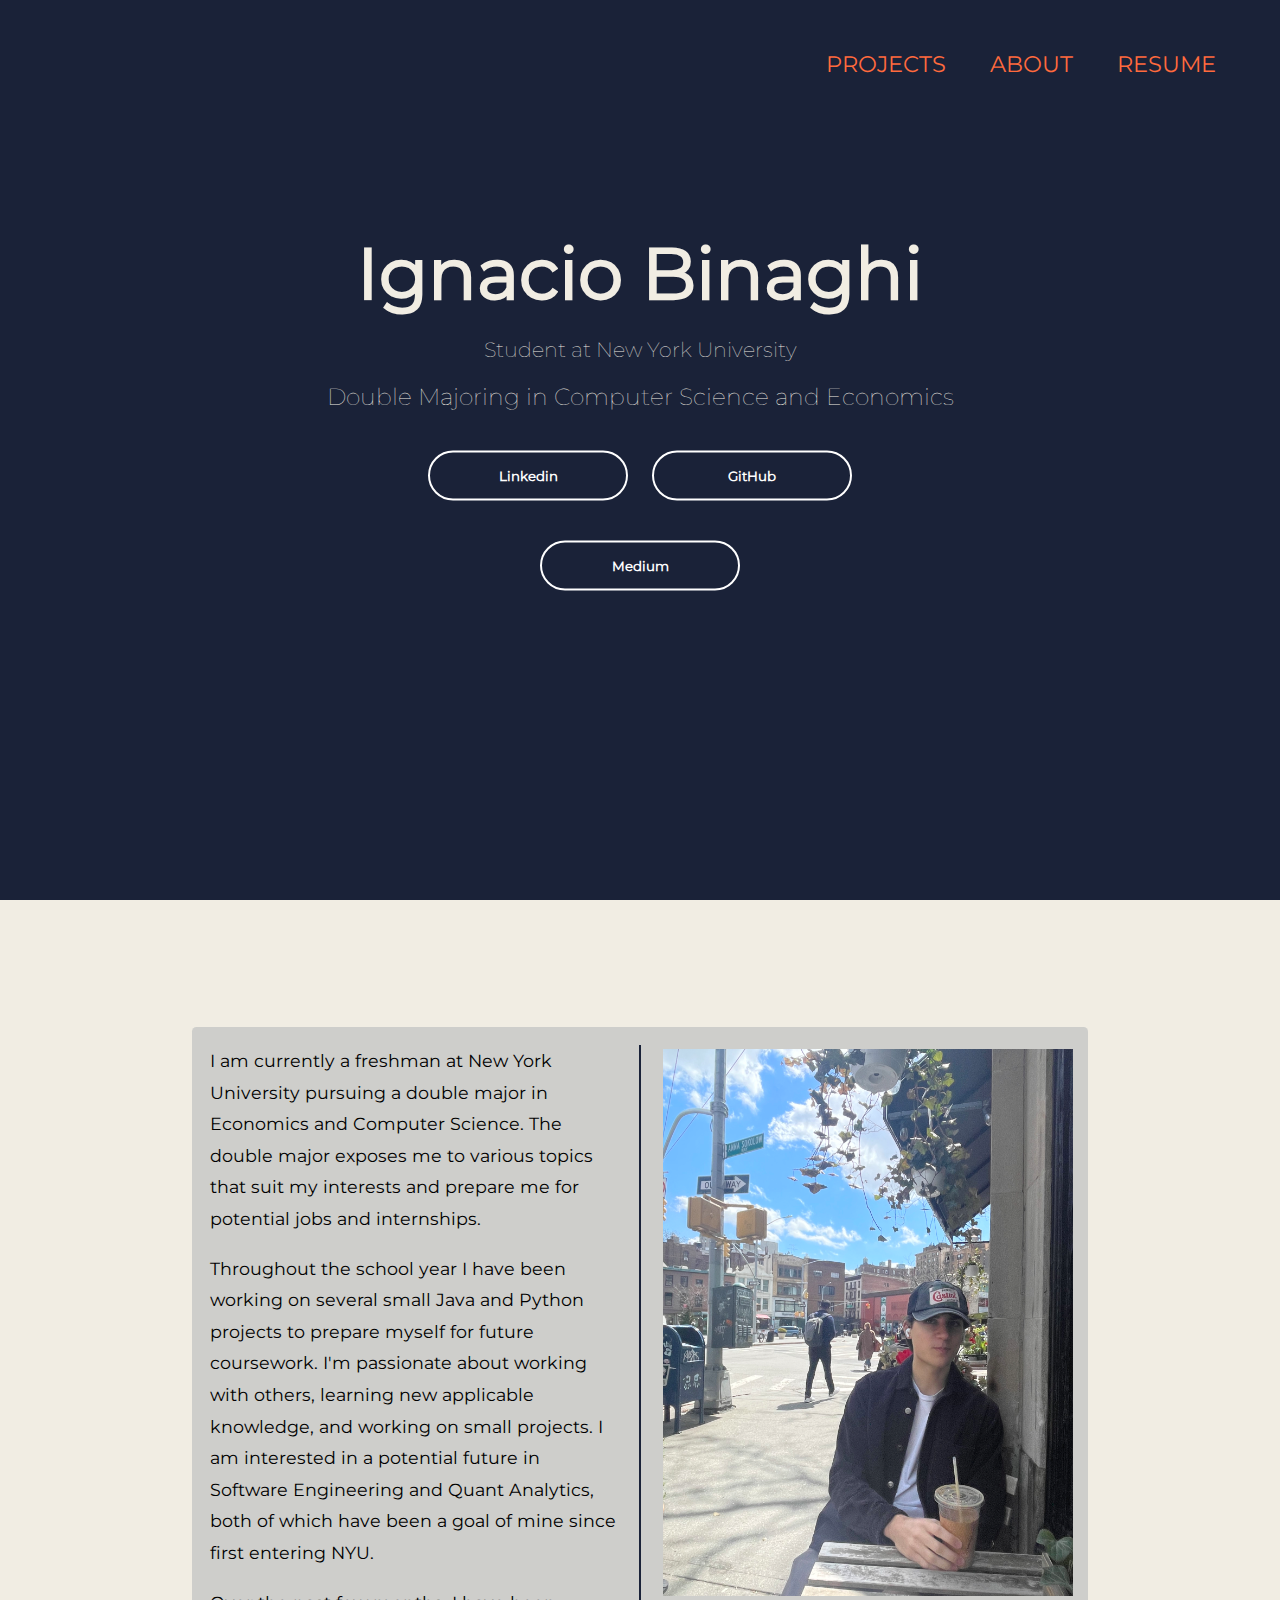
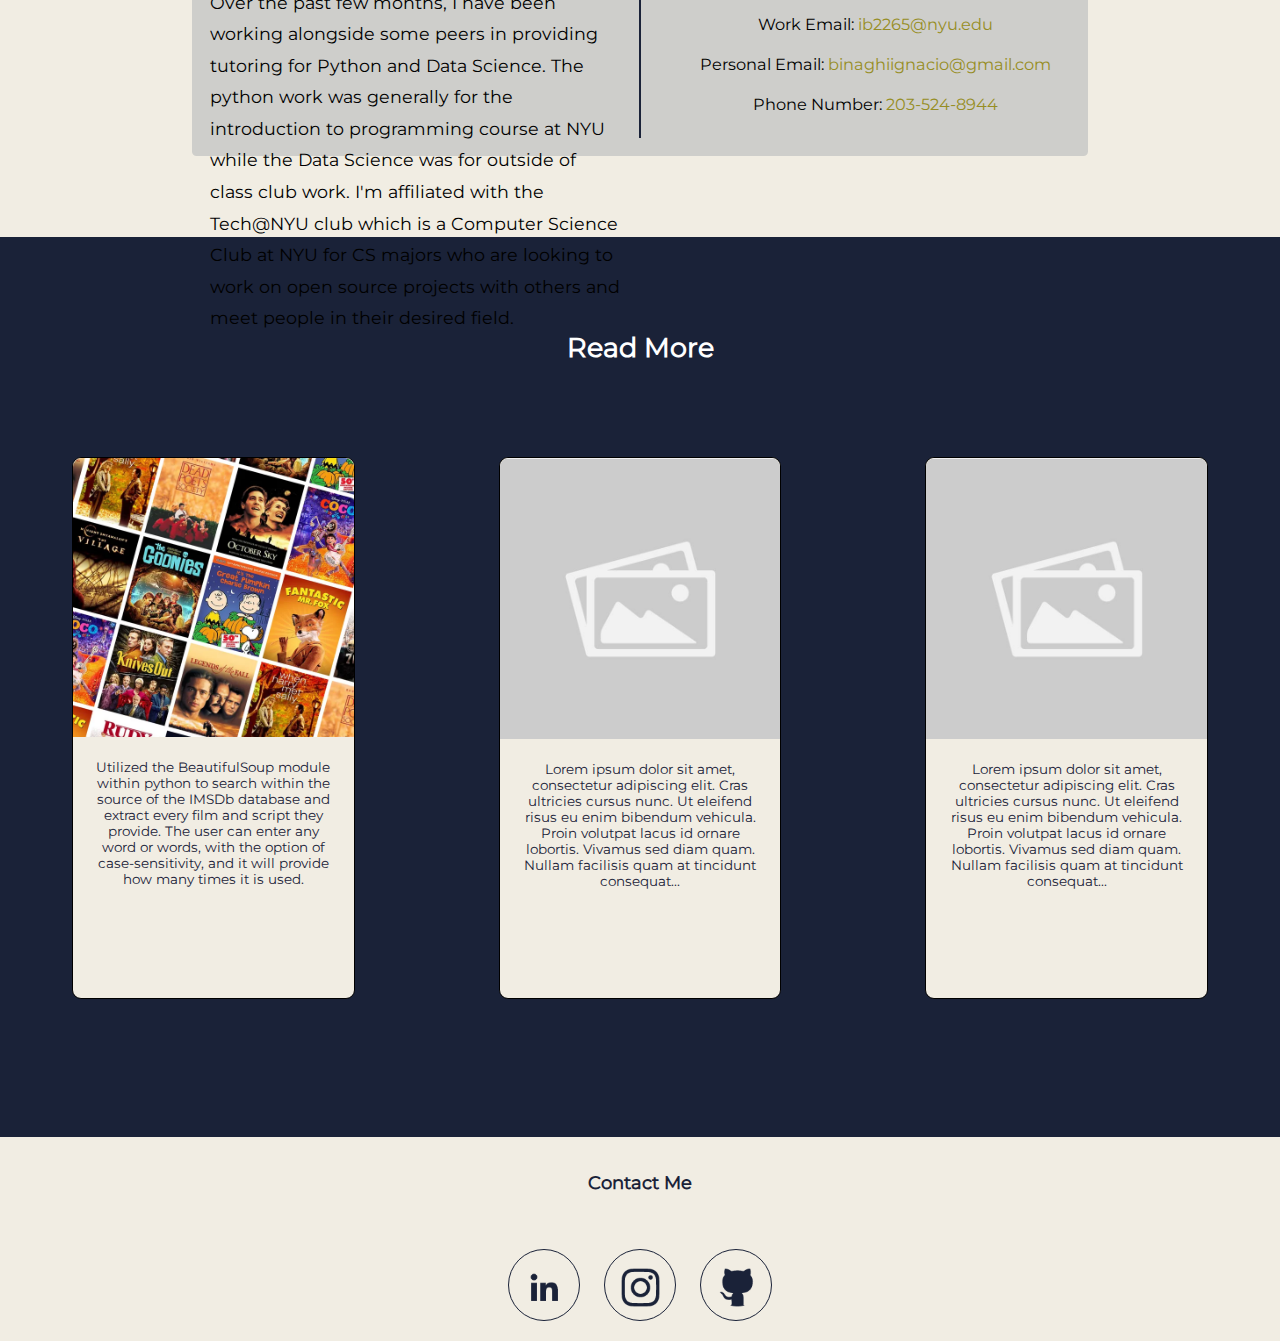
<file: index.html>
<!DOCTYPE html>
<html lang="en" dir="ltr">
  <head>
    <link rel="stylesheet" media="only screen and (max-width: 480px)" href="css/style_mobile.css">

    <link rel="stylesheet" media="only screen and (min-width: 481px)" href="css/style_tablet.css">

    <link rel="stylesheet" media="only screen and (min-width: 961px)" href="css/style.css">
    <link rel="stylesheet" media="only screen and (min-width: 961px)" href="css/about.css">
    <link rel="stylesheet" media="only screen and (min-width: 961px)"href="css/projects.css">
    <meta content="width=device-width, initial-scale=1" name="viewport" />
    <meta charset="utf-8">
    <title>Personal Portfolio - Ignacio Binaghi</title>
  </head>
  <body>
    <div class="banner">
      <div class="navbar">
        <div class="logo"></div>
        <ul>
          <li><a href="#projects_1">Projects</a></li>
          <li><a href="#mhm">About</a></li>
          <li><a href="resume.html">Resume</a></li>
          <li><a href=""></a></li>
        </ul>
      </div>
      <div class="content">
        <h1>Ignacio Binaghi</h1>
        <p>Student at New York University</p>
        <p style="font-size: 2.6vh;">Double Majoring in Computer Science and Economics</p>
        <div>
          <a href="https://www.linkedin.com/in/ignacio-binaghi-a08073229" target="_blank"><button type="button">
            <span></span>Linkedin</button></a>
          <a href="https://github.com/IgnacioBinaghi" target="_blank"><button type="button"><span></span>GitHub</button></a>
          <a href="https://medium.com/@binaghiignacio" target="_blank"><button type="button"><span></span>Medium</button></a>
        </div>
      </div>
    </div>
    <div id="mhm"></div>
    <div id="about">
      <div class="content1">
        <div class="about2">
          <div class="description">
            <p>I am currently a freshman at New York University pursuing a double major in Economics and Computer Science.
              The double major exposes me to various topics that suit my interests and prepare me for potential jobs and internships.</p>
          </div>
          <div class="interests">
            <p>Throughout the school year I have been working on several small Java and Python projects to prepare myself for
               future coursework. I'm passionate about working with others, learning new applicable knowledge, and working on small projects.
               I am interested in a potential future in Software Engineering and Quant Analytics, both of which have been a goal of mine since first entering NYU.</p>
          </div>
          <div class="experience">
            <p>Over the past few months, I have been working alongside some peers in providing tutoring for Python and Data Science. The python work was generally for
              the introduction to programming course at NYU while the Data Science was for outside of class club work. I'm affiliated with the Tech@NYU club which
            is a Computer Science Club at NYU for CS majors who are looking to work on open source projects with others and meet people in their desired field.
            </p>
          </div>
        </div>
        <div class="line">
        </div>
        <div class="pfp_info">
          <div class="pfp">
            <img style="width: auto; height: 100%; align-items: center;" src="images/profile.jpg">
          </div>
          <div class="info">
            <div class="mail">
              Work Email: <a href="https://mail.google.com/mail/u/0/?fs=1&tf=cm&source=mailto&to=ib2265@nyu.edu" target="_blank">ib2265@nyu.edu</a>
              <br><br>
            </div>
            <div class="mail">
              Personal Email: <a href="https://mail.google.com/mail/u/0/?fs=1&tf=cm&source=mailto&to=binaghiignacio@gmail.com" target="_blank">binaghiignacio@gmail.com</a>
              <br><br>
            </div>
            <div class="mail">
              Phone Number: <a href="tel:2035248944" onclick="ga('send', 'event', { eventCategory: 'Contact', eventAction: 'Call', eventLabel: 'Mobile Button'});">203-524-8944</a>
            </div>
          </div>
        </div>
      </div>
    </div>
    <div id="projects_1">
      <div class="more">
        <a href="https://github.com/IgnacioBinaghi" target="_blank"><button type="button">
          <span></span>Read More</button></a>
      </div>
      <div class="projects_2">
        <div class="project_">
          <div class="image_project">
            <img src="images/movies.jpg" width="100%">
          </div>
          <div class="description1">
            <p><a href="https://github.com/IgnacioBinaghi/movie_quote" target="_blank">Utilized the BeautifulSoup module within python to search within the source of the IMSDb database and extract every film and script they provide. The user can enter any word or words, with the option of case-sensitivity, and it will provide how many times it is used.</a></p>
          </div>
        </div>
        <div class="project_">
          <div class="image_project">
            <img src="images/placeholder.jpg" width="100%">
          </div>
          <div class="description1">
            <p>Lorem ipsum dolor sit amet, consectetur adipiscing elit. Cras ultricies cursus nunc. Ut eleifend risus eu enim bibendum vehicula. Proin volutpat lacus id ornare lobortis. Vivamus sed diam quam. Nullam facilisis quam at tincidunt consequat...</p>
          </div>
        </div>
        <div class="project_">
          <div class="image_project">
            <img src="images/placeholder.jpg" width="100%">
          </div>
          <div class="description1">
            <p>Lorem ipsum dolor sit amet, consectetur adipiscing elit. Cras ultricies cursus nunc. Ut eleifend risus eu enim bibendum vehicula. Proin volutpat lacus id ornare lobortis. Vivamus sed diam quam. Nullam facilisis quam at tincidunt consequat...</p>
          </div>
        </div>
        </div>
      </div>
    </div>
    <footer>
      <div class="Contact_Me">
        <button type="button" name="button"><a href="https://mail.google.com/mail/u/0/?fs=1&tf=cm&source=mailto&to=binaghiignacio@gmail.com" target="_blank">Contact Me</a></button>
      </div>
      <div class="Social_Media">
        <a href="https://www.linkedin.com/in/ignacio-binaghi-a08073229" target="_blank"><button class="linked">
            <img class="init_img" src="icons/dark/linkedin.png" style="margin-top: -9px;" width="90%"/>
            <img class="hover_img" src="icons/light/linkedin.png" style="margin-top: -9px;" width="90%"/>
        </button></a>
        <a href="https://www.instagram.com/ignacio_binaghi/" target="_blank"><button class="insta">
            <img class="init_img" src="icons/dark/instagram.png" style="margin-top: -9px;" width="90%"/>
            <img class="hover_img" src="icons/light/instagram.png" style="margin-top: -9px;" width="90%"/>
        </button></a>
        <a href="https://github.com/IgnacioBinaghi" target="_blank"><button class="git">
            <img class="init_img" src="icons/dark/github.png" style="margin-top: -9px;" width="90%"/>
            <img class="hover_img" src="icons/light/github.png" style="margin-top: -9px;" width="90%"/>
        </button></a>
      </div>
    </footer>
  </body>
</html>
</file>
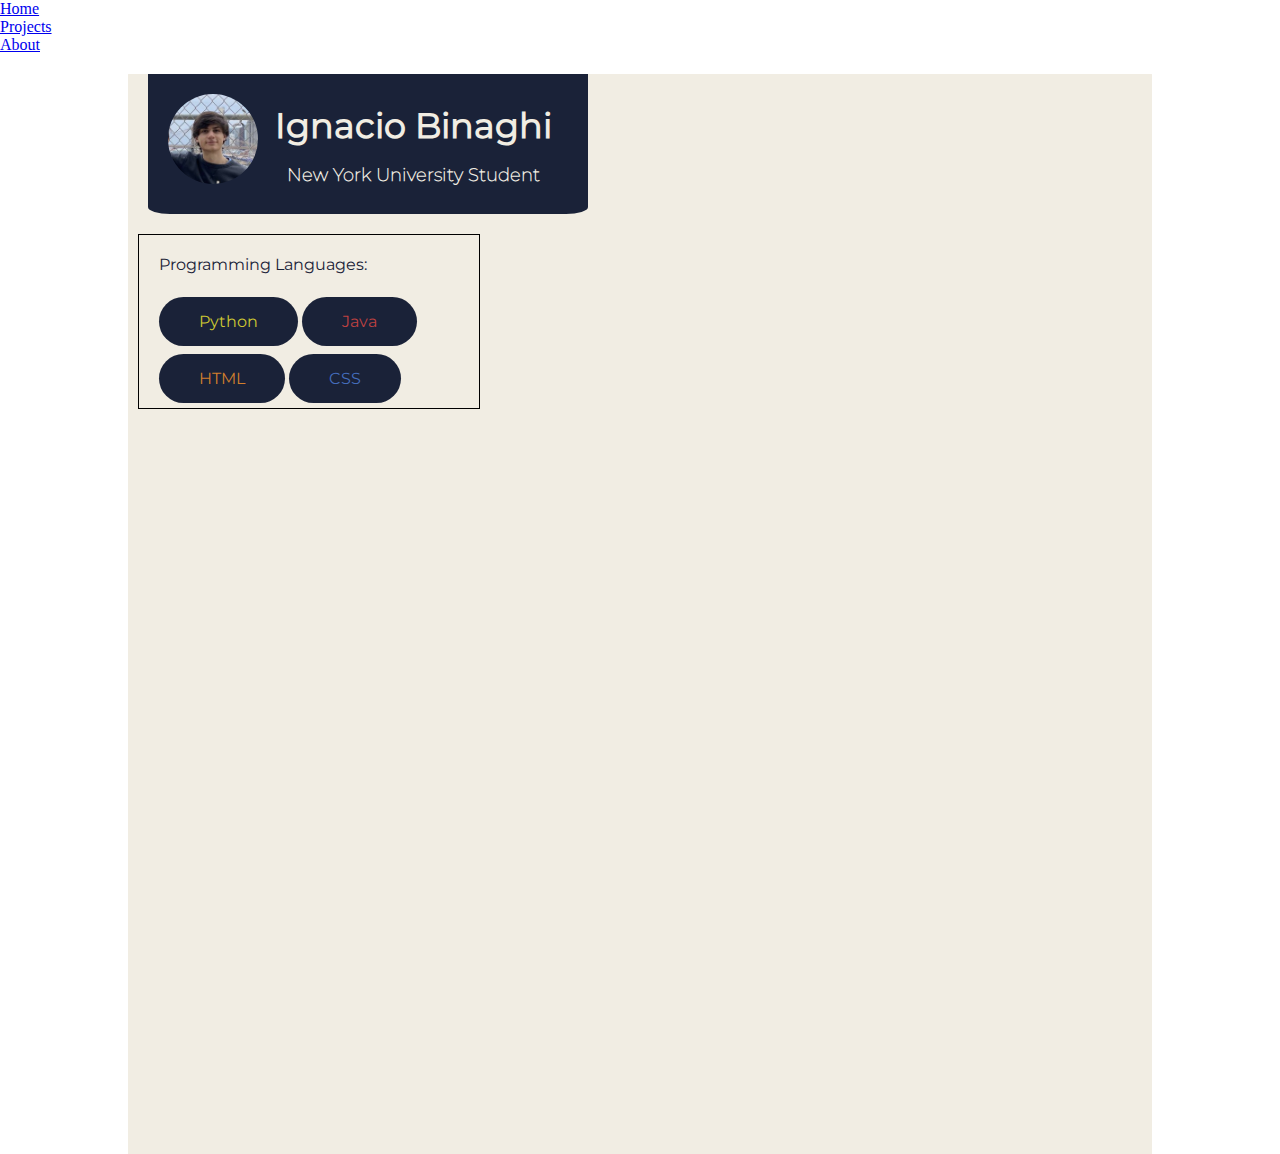
<file: about.html>
<!DOCTYPE html>
<html lang="en" dir="ltr">
  <head>
    <meta charset="utf-8">
    <title>Personal Portfolio - Ignacio Binaghi</title>
    <link rel="stylesheet" href="about-style2.css">
  </head>
  <body>
      <div class="banner">
        <div class="navbar">
          <div class="logo">
          </div>
          <ul>
            <li><a href="index.html">Home</a></li>
            <li><a href="projects.html">Projects</a></li>
            <li><a href="about.html">About</a></li>
          </ul>
        </div>
        <div id="wrap">
          <div id="profile">
            <div id="pfp">
              <img src="images/pfp.jpg" class="profile">
            </div>
            <div id="profile_text">
              <p class = "p1">Ignacio Binaghi</p>
              <b>New York University Student</b>
            </div>
          </div>
          <div id="languages">
            <p>Programming Languages:</p>
            <br><br>
            <a href="https://www.python.org/" class="button python" target="_blank">Python</a>
            <a href="https://www.oracle.com/java/technologies/" class="button java" target="_blank">Java</a>
            <br><br><br>
            <a href="" class="button html">HTML</a>
            <a href="" class="button css">CSS</a>
          </div>
      </div>
      </div>
  </body>
</html>
</file>
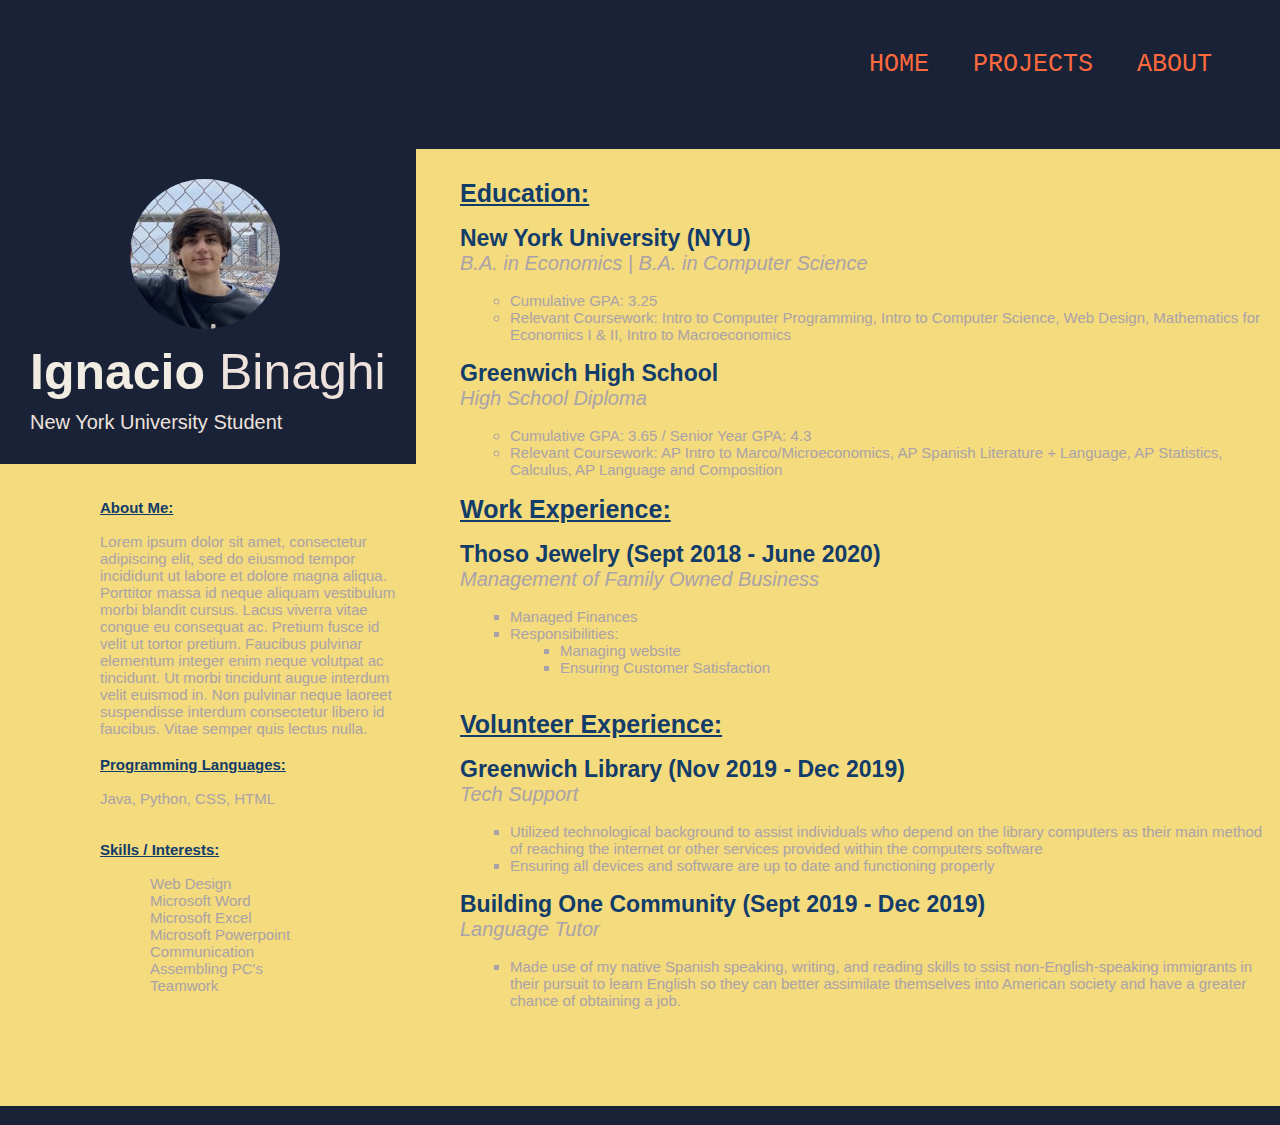
<file: about2.html>
<!DOCTYPE html>
<html lang="en" dir="ltr">
  <head>
    <meta charset="utf-8">
    <title>Personal Portfolio - Ignacio Binaghi</title>
    <link rel="stylesheet" href="about-style.css">
  </head>
  <body>
      <div class="banner">
        <div class="navbar">
          <div class="logo">
          </div>
          <ul>
            <li><a href="index.html">Home</a></li>
            <li><a href="projects.html">Projects</a></li>
            <li><a href="about.html">About</a></li>
          </ul>
        </div>
        <div class="main">
          <div class="top-section">
              <img src="images/pfp.jpg" class="profile">
              <p class = "p1">Ignacio <span>Binaghi</span></p>
              <p class = "p2"> New York University Student </p>
          </div>
          <div class="about">
            <b><u> About Me: </u></b>
            <br><br>
            <div class="description">
              <p>Lorem ipsum dolor sit amet, consectetur adipiscing elit, sed do eiusmod tempor incididunt ut labore et dolore magna aliqua. Porttitor massa id neque aliquam vestibulum morbi blandit cursus. Lacus viverra vitae congue eu consequat ac. Pretium fusce id velit ut tortor pretium. Faucibus pulvinar elementum integer enim neque volutpat ac tincidunt. Ut morbi tincidunt augue interdum velit euismod in. Non pulvinar neque laoreet suspendisse interdum consectetur libero id faucibus. Vitae semper quis lectus nulla.
              </p>
            </div>
          </div>
          <div class="exp">
          <div class = "p3">
            <u> Education:</u>
            <ul>
              <br>
              <div class="title">
                <li>New York University (NYU)</li>
              </div>
              <em><p>B.A. in Economics | B.A. in Computer Science</p></em>
              <br>
              <div class="description">
                <ul>
                <li>Cumulative GPA: 3.25</li>
                <li>Relevant Coursework: Intro to Computer Programming, Intro to Computer Science, Web Design, Mathematics for Economics I & II, Intro to Macroeconomics</li>
              </ul>
              </div>
              <br>
              <div class="title">
                <li>Greenwich High School</li>
              </div>
              <em><p>High School Diploma</p></em>
              <br>
              <div class="description">
                <ul>
                <li>Cumulative GPA: 3.65 / Senior Year GPA: 4.3</li>
                <li>Relevant Coursework: AP Intro to Marco/Microeconomics, AP Spanish Literature + Language, AP Statistics,
Calculus, AP Language and Composition</li>
              </ul>
              </div>
              <br>

            <u> Work Experience:</u>
            <ul>
              <br>
              <div class="title">
                <li>Thoso Jewelry (Sept 2018 - June 2020)</li>
              </div>
              <em><p>Management of Family Owned Business</p></em>
              <br>
              <div class="description">
                <ul>
                <li>Managed Finances</li>
                <li>Responsibilities:
                  <ul>
                  <li>Managing website</li>
                  <li>Ensuring Customer Satisfaction</li>
                  </ul>
              </li>
              </ul>
              </div>
              <br><br>
              <u> Volunteer Experience:</u>
              <br><br>
              <div class="title">
                <li>Greenwich Library (Nov 2019 - Dec 2019)</li>
              </div>
              <em><p>Tech Support</p></em>
              <br>
              <div class="description">
                <ul>
                <li>Utilized technological background to assist individuals who depend on the
                   library computers as their main method of reaching the internet or other
                  services provided within the computers software</li>
                <li>Ensuring all devices and software are up to date and functioning properly</li>
              </ul>
              </div>
              <br>
              <div class="title">
                <li>Building One Community (Sept 2019 - Dec 2019)</li>
              </div>
              <em><p>Language Tutor</p></em>
              <br>
              <div class="description">
                <ul>
                <li>Made use of my native Spanish speaking, writing, and reading skills to ssist non-English-speaking immigrants
in their pursuit to learn English so they can better assimilate themselves into American society and have a
greater chance of obtaining a job.</li>
              </ul>
              </div>
              <br>
            </ul>
          </div>
        </div>
        <div class='others'>
          <div class="p4">
            <b><u>Programming Languages: </u></b>
            <br><br>
            <div class="description">
              <p>Java, Python, CSS, HTML</p>
            </div>
            <br><br>
            <b><u>Skills / Interests: </u></b>
            <br><br>
            <div class="description">
            <ul>
              <li>Web Design</li>
              <li>Microsoft Word</li>
              <li>Microsoft Excel</li>
              <li>Microsoft Powerpoint</li>
              <li>Communication</li>
              <li>Assembling PC's</li>
              <li>Teamwork</li>
            </ul>
          </div>
          </div>
        </div>
      </div>
  </body>
</html>
</file>
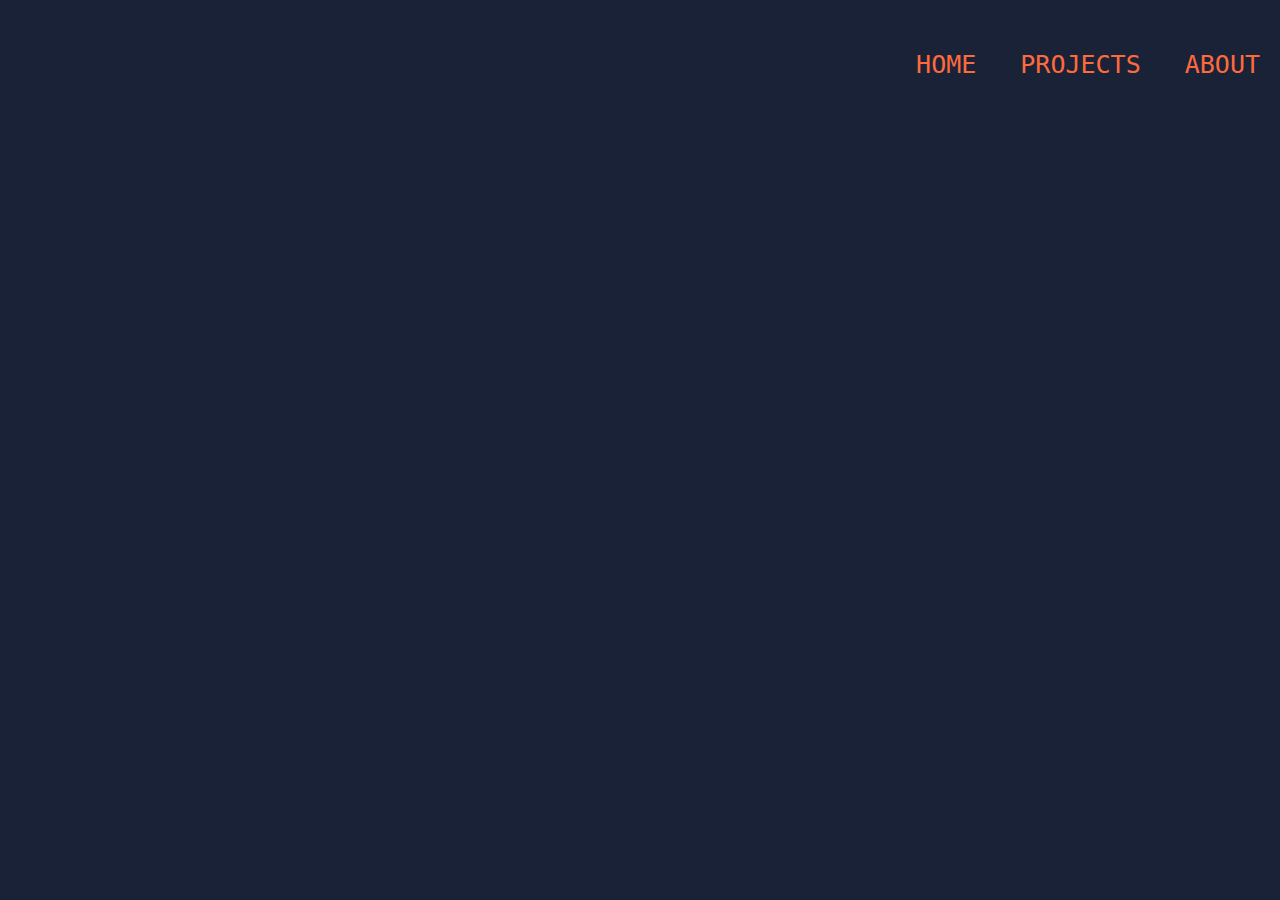
<file: projects.html>
<!DOCTYPE html>
<html lang="en" dir="ltr">
  <head>
    <meta charset="utf-8">
    <title>Personal Portfolio - Ignacio Binaghi</title>
    <link rel="stylesheet" href="style.css">
  </head>
  <body>
    <div class="banner">
      <div class="navbar">
        <div class="logo">
        </div>
        <ul>
          <li><a href="index.html">Home</a></li>
          <li><a href="projects.html">Projects</a></li>
          <li><a href="about.html">About</a></li>
        </ul>
      </div>
</html>
</file>
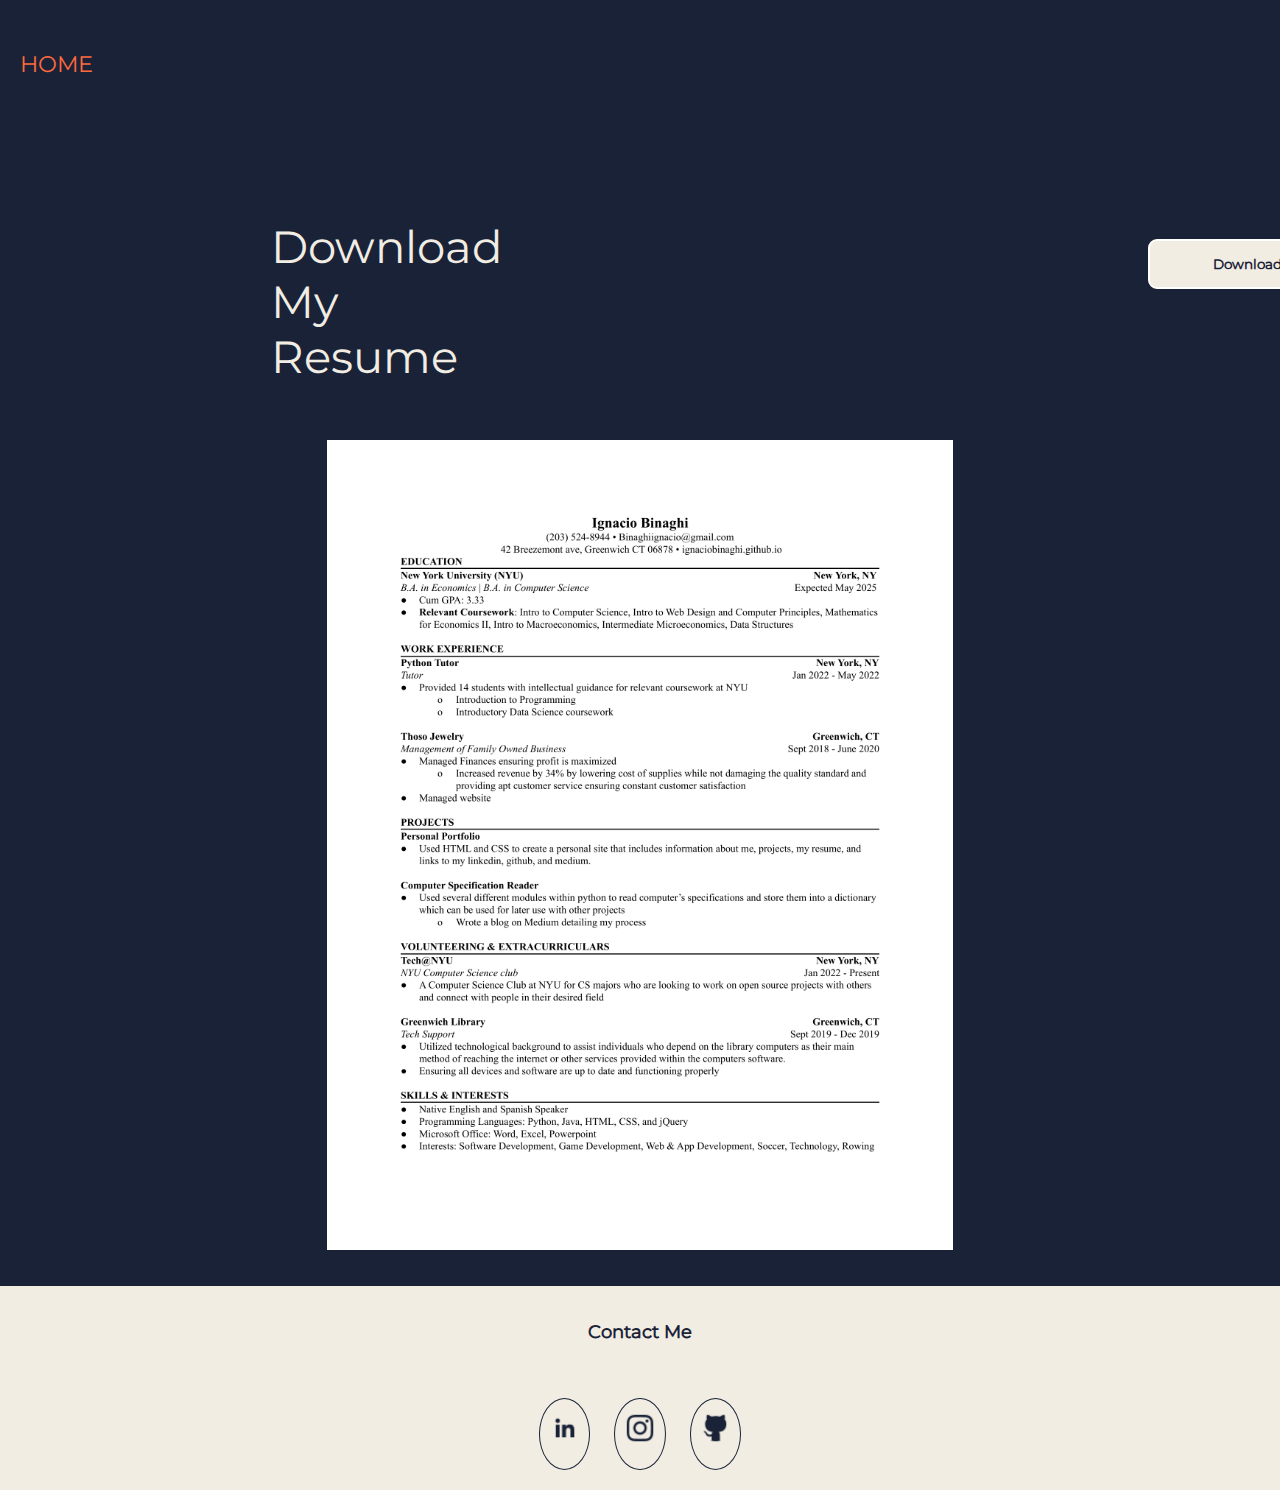
<file: resume.html>
<!DOCTYPE html>
<html lang="en" dir="ltr">
  <head>
    <link rel="stylesheet" media="only screen and (max-width: 480px)" href="css/resume_mobile.css">

    <link rel="stylesheet" media="only screen and (min-width: 481px)" href="css/resume_tablet.css">

        <link rel="stylesheet" media="only screen and (min-width: 961px)" href="css/style.css">
    <link rel="stylesheet" media="only screen and (min-width: 961px)" href="css/resume.css">
    <meta content="width=device-width, initial-scale=1" name="viewport" />
    <meta charset="utf-8">
    <title>Resume</title>
  </head>
  <body>
    <div class="navbar">
      <ul>
        <li><a href="index.html">Home</a></li>
        <li><a href=""></a></li>
      </ul>
    </div>
    <div class="top_bar">
      <div class="download_question">
        <p>Download My</p>
        <p>Resume</p>
        <br>
      </div>
      <div class="download_button">
        <a href="files/Ignacio_Binaghi_Resume.pdf" download="Ignacio_Binaghi_Resume.pdf" target="_blank"><button>Download</button></a>
      </div>
    </div>
    <div class="resume_img">
      <img src="files/resume.png">
      <br><br>
    </div>
    <footer>
      <div class="Contact_Me">
        <button type="button" name="button"><a href="https://mail.google.com/mail/u/0/?fs=1&tf=cm&source=mailto&to=ib2265@nyu.edu" target="_blank">Contact Me</a></button>
      </div>
      <div class="Social_Media">
        <a href="https://www.linkedin.com/in/ignacio-binaghi-a08073229" target="_blank"><button class="linked">
            <img class="init_img" src="icons/dark/linkedin.png" style="margin-top: -9px;" width="90%"/>
            <img class="hover_img" src="icons/light/linkedin.png" style="margin-top: -9px;" width="90%"/>
        </button></a>
        <a href="https://www.instagram.com/ignacio_binaghi/" target="_blank"><button class="insta">
            <img class="init_img" src="icons/dark/instagram.png" style="margin-top: -9px;" width="90%"/>
            <img class="hover_img" src="icons/light/instagram.png" style="margin-top: -9px;" width="90%"/>
        </button></a>
        <a href="https://github.com/IgnacioBinaghi" target="_blank"><button class="git">
            <img class="init_img" src="icons/dark/github.png" style="margin-top: -9px;" width="90%"/>
            <img class="hover_img" src="icons/light/github.png" style="margin-top: -9px;" width="90%"/>
        </button></a>
      </div>
    </footer>
  </body>
</html>
</file>
<file: css/style_mobile.css>
@font-face {
  font-family: fav;
  src: url(fonts/Montserrat-Regular.ttf);
}
@font-face {
  font-family: favthin;
  src: url(fonts/Montserrat-Thin.ttf);
}
html{
  scroll-behavior: smooth;
}
*{
  margin: 0;
  padding: 0;
}
.banner{
  width: 100%;
  height: 100vh;
  background-color: #1A2238;
  background-size: cover;
  background-position: center;
}
.navbar{
  width: 100%;
  margin: auto;
  padding: 50px 0;
  display: flex;
  align-items: center;
  justify-content: space-between;
  background-color: #1A2238;
  transition: all 200 ease-in-out;
}
.logo{
  width: auto;
  font-size: 25vh;
  cursor: pointer;
  color: #123C69;
}
.navbar ul li{
  list-style: none;
  display: inline-block;
  margin: 0 20px;
  font-size: 2vh;
  font-family: fav;
  position: relative;
}
.navbar ul li a{
  text-decoration: none;
  color: #FF6A3D;
  text-transform: uppercase;
  transition: 1s;
}
.navbar ul li a:hover{
  text-decoration: none;
  color: #F4DB7D;
  text-transform: uppercase;
}
.navbar ul li::after{
  content: '';
  height: 1px;
  width: 0;
  background: #FF6A3D;
  position: absolute;
  left: 0;
  bottom: 0px;
  transition: .75s;
}
.navbar ul li:hover::after{
  width: 100%;
  background: #F4DB7D;
}
.content{
  position: absolute;
  top: 55%;
  transform: translateY(-75%);
  text-align: center;
  color: #F1EDE3;
}
.content h1{
  font-size: 5vh;
  margin-top: 80px;
  font-family: fav;
}
.content p{
  margin: 20px auto;
  font-size: 2.3vh;
  font-weight: 25px;
  font-family: favthin;
}
button{
  font-family: fav;
  width: 150px;
  padding: 15px 0;
  text-align: center;
  margin: 20px 10px;
  border-radius: 25px;
  font-weight: bold;
  border: 2px solid white;
  background: transparent;
  color: white;
  cursor: pointer;
  position: relative;
  overflow: hidden;
  transition: 0.75s;
}
span{
  background: #9DAAF2;
  height: 100%;
  width: 0;
  border-radius: 25px;
  position: absolute;
  left: 0;
  bottom: 0;
  z-index: -1;
  transition: 0.75s;
}
button:hover span{
  width: 100%;
}
button:hover{
  color: black;
}
footer{
  background-color: #F1EDE3;
  height: 100%;
  text-align: center;
}
.Contact_Me button{
  border: 0px;
  color: #1A2238;
  font-size: 2vh;
}
.Contact_Me a{
  text-decoration: none;
  color: #1A2238;
}
.Social_Media button{
  border-radius: 50%;
  border: solid 1px #1A2238;
  width: 5vh;
  height: 5vh;
}
.hover_img {display: none;}
.linked:hover .hover_img {display: inline-block;}
.linked:hover .init_img {display: none;}
.insta:hover .hover_img {display: inline-block;}
.insta:hover .init_img {display: none;}
.git:hover .hover_img {display: inline-block;}
.git:hover .init_img {display: none;}
.linked:hover{background-color: #1A2238;}
.insta:hover{background-color: #1A2238;}
.git:hover{background-color: #1A2238;}

#about{
  background-color: #F1EDE3;
  height: 90vh;
}
#mhm{
  height: 6vh;
  background-color: #F1EDE3;
}
.content1{
  height: 90%;
  width: 90%;
  margin-left: 2.5vh;
  background-color: rgba(72, 87, 111, 0.2);
  border-radius: .5vh;
  display: flex;
}
.about2{
  width: 50%;
  font-family: fav;
}
.about2 p{
  color: black;
  font-size: 1.1vh;
  margin: 5%;
  line-height: 180%;
}
.pfp_info{
  width: 20%;
  font-family: fav;
}
.pfp{
  height: 30%;
  padding: 0;
  margin-top: 5%;
  margin-left: 10%;
}
.pfp img{
  display: block;
  margin-left: auto;
  margin-right: auto;
  width: 10vh;
  margin-top: 20vh;
}
.info{
  width: 20vh;
  text-align: center;
  height: 15vh;
  font-size: 1.2vh;
  margin-left: 5%;
  margin-top: 2vh;
}
.info a:link{
  color: #968D23;
  text-decoration: none;
}
.info a:visited{
  color: #968D23;
  text-decoration: none;
}
.info a:hover{
  color: black;
}
.mail{
  text-align: center;
}
.line{
  border: solid .5px #1A2238;
  margin-top: 2vh;
  margin-bottom: 2vh;
}
#projects_1{
  width: 100%;
  background-color: #1A2238;
  height: 100vh;
}
.more{
  display: flex;
  justify-content: center;
}
.description1{
  text-align: center;
}
.more button{
  border: none;
  width: 30vh;
  height: 20vh;
  font-size: 3vh;
}
.description1 a{
  text-decoration: none;
  color: #1A2238;
}
.description1 a:hover{
  color: #1A2238;
  font-size: 1.6vh;
}

.more button:hover{
  font-size: 5vh;
  color: #1A2238;
  -webkit-text-stroke-width: .001px;
  -webkit-text-stroke-color: #F1EDE3;
}
.projects_2{
  display: flex;
  justify-content: center;
}
.project_{
    background-color: #F1EDE3;
    border-radius: 1vh;
    border: solid 1px black;
    height: 60vh;
    width: 15vh;
    margin: 1vh;
    margin-top: 0;
    align-items: center;
}
.project_ img{
  border-top-left-radius: 1vh;
  border-top-right-radius: 1vh;
}
.project_ p{
  font-size: 1.5vh;
  font-family: fav;
  margin: 1vh;
  color: #1A2238;
}
.project_ button{
  margin-left: 5vh;
  color: #1A2238;
  border: none;
}
</file>
<file: css/style_tablet.css>
@font-face {
  font-family: fav;
  src: url(fonts/Montserrat-Regular.ttf);
}
@font-face {
  font-family: favthin;
  src: url(fonts/Montserrat-Thin.ttf);
}
html{
  scroll-behavior: smooth;
}
*{
  margin: 0;
  padding: 0;
}
.banner{
  width: 100%;
  height: 100vh;
  background-color: #1A2238;
  background-size: cover;
  background-position: center;
}
.navbar{
  width: 100%;
  margin: auto;
  padding: 50px 0;
  display: flex;
  align-items: center;
  justify-content: space-between;
  background-color: #1A2238;
  transition: all 200 ease-in-out;
}
.logo{
  width: auto;
  font-size: 25vh;
  cursor: pointer;
  color: #123C69;
}
.navbar ul li{
  list-style: none;
  display: inline-block;
  margin: 0 20px;
  font-size: 3vh;
  font-family: monospace;
  position: relative;
}
.navbar ul li a{
  text-decoration: none;
  color: #FF6A3D;
  text-transform: uppercase;
  transition: 1s;
}
.navbar ul li a:hover{
  text-decoration: none;
  color: #F4DB7D;
  text-transform: uppercase;
}
.navbar ul li::after{
  content: '';
  height: 3px;
  width: 0;
  background: #FF6A3D;
  position: absolute;
  left: 0;
  bottom: -5px;
  transition: .75s;
}
.navbar ul li:hover::after{
  width: 100%;
  background: #F4DB7D;
}
.content{
  width: 70%;
  position: absolute;
  left: 15%;
  top: 55%;
  transform: translateY(-75%);
  text-align: center;
  color: #F1EDE3;
}
.content h1{
  font-size: 5vh;
  margin-top: 80px;
  font-family: fav;
}
.content p{
  margin: 20px auto;
  font-size: 2.3vh;
  font-weight: 25px;
  font-family: favthin;
}
button{
  font-family: fav;
  width: 200px;
  padding: 15px 0;
  text-align: center;
  margin: 20px 10px;
  border-radius: 25px;
  font-weight: bold;
  border: 2px solid white;
  background: transparent;
  color: white;
  cursor: pointer;
  position: relative;
  overflow: hidden;
  transition: 0.75s;
}
span{
  background: #9DAAF2;
  height: 100%;
  width: 0;
  border-radius: 25px;
  position: absolute;
  left: 0;
  bottom: 0;
  z-index: -1;
  transition: 0.75s;
}
button:hover span{
  width: 100%;
}
button:hover{
  color: black;
}
footer{
  background-color: #F1EDE3;
  height: 100%;
  text-align: center;
}
.Contact_Me button{
  border: 0px;
  color: #1A2238;
  font-size: 2vh;
}
.Contact_Me a{
  text-decoration: none;
  color: #1A2238;
}
.Social_Media button{
  border-radius: 50%;
  border: solid 1px #1A2238;
  width: 8vh;
  height: 8vh;
}
.hover_img {display: none;}
.linked:hover .hover_img {display: inline-block;}
.linked:hover .init_img {display: none;}
.insta:hover .hover_img {display: inline-block;}
.insta:hover .init_img {display: none;}
.git:hover .hover_img {display: inline-block;}
.git:hover .init_img {display: none;}
.linked:hover{background-color: #1A2238;}
.insta:hover{background-color: #1A2238;}
.git:hover{background-color: #1A2238;}


#mhm{
  height: 7vh;
  background-color: #F1EDE3;
}
#about{
  background-color: #F1EDE3;
  height: 90vh;
}
.content1{
  height: 90%;
  width: 92%;
  margin-left:4.5%;
  background-color: rgba(72, 87, 111, 0.2);
  border-radius: .5vh;
  display: flex;
}
.about2{
  width: 70%;
  font-family: fav;
}
.about2 p{
  color: black;
  font-size: 1.4vh;
  margin: 5%;
  line-height: 180%;
}
.pfp_info{
  width: 50%;
  font-family: fav;
}
.pfp{
  height: 40%;
  padding: 0;
  margin-top: 20vh;
  margin-left: 1.5%;
}
.pfp img{
  display: block;
  margin-left: auto;
  margin-right: auto;
  width: 20vh;
}
.info{
  height: 15vh;
  font-size: 1.4vh;
  margin-left: 5%;
  margin-top: 2vh;
}
.info a:link{
  color: #968D23;
  text-decoration: none;
}
.info a:visited{
  color: #968D23;
  text-decoration: none;
}
.info a:hover{
  color: black;
}
.mail{
  text-align: center;
}
.line{
  border: solid .5px #1A2238;
  margin-top: 2vh;
  margin-bottom: 2vh;
}

#projects_1{
  width: 100%;
  background-color: #1A2238;
  height: 100vh;
}
.more{
  display: flex;
  justify-content: center;
}
.description1{
  text-align: center;
}
.more button{
  border: none;
  width: 30vh;
  height: 20vh;
  font-size: 3vh;
}
.description1 a{
  text-decoration: none;
  color: #1A2238;
}
.description1 a:hover{
  color: #1A2238;
  font-size: 1.6vh;
}

.more button:hover{
  font-size: 5vh;
  color: #1A2238;
  -webkit-text-stroke-width: .001px;
  -webkit-text-stroke-color: #F1EDE3;
}
.projects_2{
  display: flex;
  justify-content: center;
}
.project_{
    background-color: #F1EDE3;
    border-radius: 1vh;
    border: solid 1px black;
    height: 60vh;
    width: 50vh;
    margin: 1.5vh;
    margin-top: 0;
    align-items: center;
}
.project_ img{
  border-top-left-radius: 1vh;
  border-top-right-radius: 1vh;
}
.project_ p{
  font-size: 1.5vh;
  font-family: fav;
  margin: 2vh;
  color: #1A2238;
}
.project_ button{
  margin-left: 5vh;
  color: #1A2238;
  border: none;
}
</file>
<file: css/style.css>
@font-face {
  font-family: fav;
  src: url(fonts/Montserrat-Regular.ttf);
}
@font-face {
  font-family: favthin;
  src: url(fonts/Montserrat-Thin.ttf);
}
html{
  scroll-behavior: smooth;
}
*{
  margin: 0;
  padding: 0;
}
.banner{
  width: 100%;
  height: 100vh;
  background-color: #1A2238;
  background-size: cover;
  background-position: center;
}
.navbar{
  width: 100%;
  margin: auto;
  padding: 50px 0;
  display: flex;
  align-items: center;
  justify-content: space-between;
  background-color: #1A2238;
  transition: all 200 ease-in-out;
}
.logo{
  width: auto;
  font-size: 25vh;
  cursor: pointer;
  color: #123C69;
}
.navbar ul li{
  list-style: none;
  display: inline-block;
  margin: 0 20px;
  font-size: 2.5vh;
  font-family: fav;
  position: relative;
}
.navbar ul li a{
  text-decoration: none;
  color: #FF6A3D;
  text-transform: uppercase;
  transition: 1s;
}
.navbar ul li a:hover{
  text-decoration: none;
  color: #F4DB7D;
  text-transform: uppercase;
}
.navbar ul li::after{
  content: '';
  height: 1px;
  width: 0;
  background: #FF6A3D;
  position: absolute;
  left: 0;
  bottom: 0px;
  transition: .75s;
}
.navbar ul li:hover::after{
  width: 100%;
  background: #F4DB7D;
}
.content{
  width: 50%;
  position: absolute;
  left: 25%;
  top: 55%;
  transform: translateY(-75%);
  text-align: center;
  color: #F1EDE3;
}
.content h1{
  font-size: 8vh;
  margin-top: 80px;
  font-family: fav;
}
.content p{
  margin: 20px auto;
  font-size: 2.3vh;
  font-weight: 25px;
  font-family: favthin;
}
button{
  font-family: fav;
  width: 200px;
  padding: 15px 0;
  text-align: center;
  margin: 20px 10px;
  border-radius: 25px;
  font-weight: bold;
  border: 2px solid white;
  background: transparent;
  color: white;
  cursor: pointer;
  position: relative;
  overflow: hidden;
  transition: 0.75s;
}
span{
  background: #9DAAF2;
  height: 100%;
  width: 0;
  border-radius: 25px;
  position: absolute;
  left: 0;
  bottom: 0;
  z-index: -1;
  transition: 0.75s;
}
button:hover span{
  width: 100%;
}
button:hover{
  color: black;
}
footer{
  background-color: #F1EDE3;
  height: 100%;
  text-align: center;
}
.Contact_Me button{
  border: 0px;
  color: #1A2238;
  font-size: 2vh;
}
.Contact_Me a{
  text-decoration: none;
  color: #1A2238;
}
.Social_Media button{
  border-radius: 50%;
  border: solid 1px #1A2238;
  width: 8vh;
  height: 8vh;
}
.hover_img {display: none;}
.linked:hover .hover_img {display: inline-block;}
.linked:hover .init_img {display: none;}
.insta:hover .hover_img {display: inline-block;}
.insta:hover .init_img {display: none;}
.git:hover .hover_img {display: inline-block;}
.git:hover .init_img {display: none;}
.linked:hover{background-color: #1A2238;}
.insta:hover{background-color: #1A2238;}
.git:hover{background-color: #1A2238;}
</file>
<file: css/about.css>
@font-face {
  font-family: fav;
  src: url(fonts/Montserrat-Regular.ttf);
}
@font-face {
  font-family: favthin;
  src: url(fonts/Montserrat-Thin.ttf);
}
html{
  scroll-behavior: smooth;
}
*{
  margin: 0;
  padding: 0;
}
body{
  background-color: #F1EDE3;
}
#about{
  background-color: #F1EDE3;
  height: 90vh;
}
.content1{
  height: 90%;
  width: 70%;
  margin-top: 5%;
  margin-left: 15%;
  background-color: rgba(72, 87, 111, 0.2);
  border-radius: .5vh;
  display: flex;
}
.about2{
  width: 50%;
  font-family: fav;
}
.about2 p{
  color: black;
  font-size: 1.95vh;
  margin: 2vh;
  line-height: 180%;
}
.pfp_info{
  width: 50%;
  font-family: fav;
}
.pfp{
  width: 90%;
  height: 75%;
  padding: 0;
  margin-top: 5%;
  margin-left: 5%;
}
.pfp img{
  display: block;
  margin-left: auto;
  margin-right: auto;
  width: 50vh;
}
.info{
  height: 15vh;
  font-size: 1.8vh;
  margin-left: 5%;
  margin-top: 2vh;
}
.info a:link{
  color: #968D23;
  text-decoration: none;
}
.info a:visited{
  color: #968D23;
  text-decoration: none;
}
.info a:hover{
  color: black;
}
.mail{
  text-align: center;
}
.line{
  border: solid .5px #1A2238;
  margin-top: 2vh;
  margin-bottom: 2vh;
}
</file>
<file: css/projects.css>
@font-face {
  font-family: fav;
  src: url(fonts/Montserrat-Regular.ttf);
}
@font-face {
  font-family: favthin;
  src: url(fonts/Montserrat-Thin.ttf);
}
html{
  scroll-behavior: smooth;
}
*{
  margin: 0;
  padding: 0;
}
#projects_1{
  width: 100%;
  background-color: #1A2238;
  height: 100vh;
}
.more{
  display: flex;
  justify-content: center;
}
.description1{
  text-align: center;
}
.more button{
  border: none;
  width: 30vh;
  height: 20vh;
  font-size: 3vh;
}
.description1 a{
  text-decoration: none;
  color: #1A2238;
}
.description1 a:hover{
  color: #1A2238;
  font-size: 1.6vh;
}

.more button:hover{
  font-size: 5vh;
  color: #1A2238;
  -webkit-text-stroke-width: .001px;
  -webkit-text-stroke-color: #F1EDE3;
}
.projects_2{
  display: flex;
  justify-content: center;
}
.project_{
    background-color: #F1EDE3;
    border-radius: 1vh;
    border: solid 1px black;
    height: 60vh;
    width: 40vh;
    margin: 8vh;
    margin-top: 0;
    align-items: center;
}
.project_ img{
  border-top-left-radius: 1vh;
  border-top-right-radius: 1vh;
}
.project_ p{
  font-size: 1.5vh;
  font-family: fav;
  margin: 2vh;
  color: #1A2238;
}
.project_ button{
  margin-left: 5vh;
  color: #1A2238;
  border: none;
}
</file>
<file: about-style2.css>
@font-face {
  font-family: fav;
  src: url(Montserrat-Regular.ttf);
}
@font-face {
  font-family: favthin;
  src: url(Montserrat-Thin.ttf);
}
*{
  margin: 0;
  padding: 0;
}
body{
  margin: 0px;
  padding: 0px;
}
.main{
  height: auto;
  width: 1300px;
  background-color: #F1EDE3;
  margin: 20px auto;
}
#wrap{
  width: 1024px;
  min-height: 120vh;
  background: #F1EDE3;
  margin: 0 auto;
  border-radius: .05%;
}
#profile{
  height: 100px;
  max-width: 400px;
  background: #1A2238;
  display: flex;
  margin: 20px;
  padding: 20px;
  border-bottom-right-radius: 5%;
  border-bottom-left-radius: 5%;
}
#profile img{
  border-radius: 50%;
  height: 90%;
}
#profile_text b{
  color: #F1EDE3;
  font-size: 18px;
  font-weight: bold;
  margin: 0px;
  margin-top: 10px;
  font-family: favthin;
  flex-grow: 1;
}
#profile_text{
  color: #F1EDE3;
  font-size: 35px;
  font-weight: bold;
  margin: 0px;
  margin-top: 10px;
  font-family: fav;
  flex-grow: 1;
  text-align: center;
}
#Education{
  border: solid 1px black;
  height: 50px;
  width: 500px;
  font-family: fav;
  margin-left: auto;
  margin-right: 15px;
}
#Education h1{
  font-size: 25px;
}
#Education p{
  font-size: 18px;
  font-style: favthin;
}
#languages p{
  font-family: fav;
}
#languages{
  margin: 10px;
  padding: 20px;
  max-width: 300px;
  max-height: 200px;
  color: #1A2238;
  font-family: fav;
  border: solid 1px black;
}
#languages a{
  text-decoration: none;
  background: #1A2238;
  padding: 15px 40px;
  border-radius: 50px;
  transition: all 0.2s ease-in-out;
}
#languages .python{
  color: #cdc832;
}
#languages .java{
  color: #be4141;
}
#languages .css{
  color: #446cbb;
}
#languages .html{
  color: #d27f2d;
}
.python:hover{
  color: #cdc832;
  box-shadow: 0 5px 15px #cdc832;
}
.java:hover{
  color: #be4141;
  box-shadow: 0 5px 15px #be4141;
}
.css:hover{
  color: #446cbb;
  box-shadow: 0 5px 15px #446cbb;
}
.html:hover{
  color: #d27f2d;
  box-shadow: 0 5px 15px #d27f2d;
}
#about{
  padding: 50px;
  width: auto;
  height: 130vh;
  background-color: #1A2238;
  background-size: cover;
  background-position: center;
}
</file>
<file: about-style.css>
*{
  margin: 0;
  padding: 0;
}
body{
  margin: 0px;
  padding: 0px;
}
.main{
  height: auto;
  width: 1300px;
  background-color: #F4DB7D;
  margin:20px auto;
}
.about{
  color: #123C69;
  padding-left: 100px;
  padding-top: 350px;
  height: auto;
  width: 300px;
  position: absolute;
  font-family: sans-serif;
  font-size: 15px;
}
.exp{
  padding-left: 450px;
  padding-top: 20px;
  height: auto;
  width: 825px;
}
.others{
  padding-left: 0px;
  padding-top: 70px;
  height: 0px;
  width: 200px;
}
.top-section{
  background-color: #1A2238;
  text-align: left;
  padding: 30px;
  position: absolute;
}
.profile{
  width: 150px;
  border-radius: 50%;
  left: 100px;
  position: relative;
}
.p1{
  color: #F1EDE3;
  font-size: 50px;
  font-weight: bold;
  margin: 0px;
  margin-top: 10px;
  font-family: sans-serif;
}
.p1 span{
  font-weight: 200;
  color: #EEE2DC;
  font-size: 50px;
}
.p2{
  font-size: 15px;
  color: #EEE2DC;
  margin: 0px;
  margin-top: 10px;
  font-size: 20px;
  font-family: sans-serif;
}
ul > li {
    margin-left: 50px;
}
.p3{
  margin: 0px;
  padding: 10px;
  font-family: sans-serif;
  font-size: 15px;
  text-align: left;
  color: #123C69;
  position: static;
}
.p3 u{
  font-weight: bold;
  list-style: none;
  font-size: 25px;
}
.title li{
  font-weight: bold;
  list-style: none;
  font-size: 23px;
}
.description{
  font-size: 15px;
  list-style: inherit;
  color: #AAA2A9;
}
.p3 p{
  font-size: 20px;
  color: #AAA2A9;
}
.p4{
  margin: 0px;
  list-style: none;
  padding: 0px;
  top: -350px;
  left: 100px;
  font-family: sans-serif;
  font-size: 15px;
  text-align: left;
  color: #123C69;
  position: relative;
}
.p4 li{
  list-style: none;
}
.navbar ul li::after{
  content: '';
  height: 3px;
  width: 0;
  background: #FF6A3D;
  position: absolute;
  left: 0;
  bottom: -5px;
  transition: .75s;
}
.navbar ul li:hover::after{
  width: 100%;
  background: #F4DB7D;
}
.navbar ul li{
  list-style: none;
  display: inline-block;
  margin: 0 20px;
  font-size: 25px;
  font-family: monospace;
  position: relative;
}
.navbar ul li a{
  text-decoration: none;
  color: #FF6A3D;
  text-transform: uppercase;
  transition: 1s;
}
.navbar ul li a:hover{
  text-decoration: none;
  color: #F4DB7D;
  text-transform: uppercase;
}
.banner{
  width: 100%;
  height: 125vh;
  background-color: #1A2238;
  background-size: cover;
  background-position: center;
}
.navbar{
  width: 92.5%;
  margin: auto;
  padding: 50px 0;
  display: flex;
  align-items: center;
  justify-content: space-between;
}
</file>
<file: style.css>
@font-face {
  font-family: fav;
  src: url(Montserrat-Regular.ttf);
}
@font-face {
  font-family: favthin;
  src: url(Montserrat-Thin.ttf);
}
html{
  scroll-behavior: smooth;
}
*{
  margin: 0;
  padding: 0;
}
#projects{
  font-family: fav;
  height: 100px;
  background: #F1EDE3;
  height: 800px;
}
#project{
  padding: 50px;
  margin: 80px;
  height: 150px;
  border: dotted 1px #1A2238;
  border-radius: .5%;
  display: flex;
}
#image{
  border: solid 1px #1A2238;
  height: 100%;
  margin: 0;
  padding: 0;
  width: auto;
}
#text{
  padding: 10px;
  border: solid 1px #1A2238;
  height: 100%;
  width: 80%;
  margin-left: auto;
  margin-right: 0;
}
#text h1{
  color: #1A2238;
  width: 100%;
}
#text p{
  font-family: favthin;
  color: #1A2238;
  width: 100%;
}
.banner{
  width: 100%;
  height: 100vh;
  background-color: #1A2238;
  background-size: cover;
  background-position: center;
}
.navbar{
  width: 100%;
  margin: auto;
  padding: 50px 0;
  display: flex;
  align-items: center;
  justify-content: space-between;
  background-color: #1A2238;
  transition: all 200 ease-in-out;
}
.logo{
  width: auto;
  font-size: 25px;
  cursor: pointer;
  color: #123C69;
}
.navbar ul li{
  list-style: none;
  display: inline-block;
  margin: 0 20px;
  font-size: 25px;
  font-family: monospace;
  position: relative;
}
.navbar ul li a{
  text-decoration: none;
  color: #FF6A3D;
  text-transform: uppercase;
  transition: 1s;
}
.navbar ul li a:hover{
  text-decoration: none;
  color: #F4DB7D;
  text-transform: uppercase;
}
.navbar ul li::after{
  content: '';
  height: 3px;
  width: 0;
  background: #FF6A3D;
  position: absolute;
  left: 0;
  bottom: -5px;
  transition: .75s;
}
.navbar ul li:hover::after{
  width: 100%;
  background: #F4DB7D;
}
.content{
  width: 100%;
  position: absolute;
  top: 50%;
  transform: translateY(-75%);
  text-align: center;
  color: #F1EDE3;
}
.content h1{
  font-size: 70px;
  margin-top: 80px;
  font-family: fav;
}
.content p{
  margin: 20px auto;
  font-size: 30px;
  font-weight: 25px;
  font-family: favthin;
}
button{
  font-family: fav;
  width: 200px;
  padding: 15px 0;
  text-align: center;
  margin: 20px 10px;
  border-radius: 25px;
  font-weight: bold;
  border: 2px solid white;
  background: transparent;
  color: white;
  cursor: pointer;
  position: relative;
  overflow: hidden;
  transition: 0.75s;
}
span{
  background: #9DAAF2;
  height: 100%;
  width: 0;
  border-radius: 25px;
  position: absolute;
  left: 0;
  bottom: 0;
  z-index: -1;
  transition: 0.75s;
}
button:hover span{
  width: 100%;
}
button:hover{
  color: black;
}
</file>
<file: css/resume_mobile.css>
@font-face {
  font-family: fav;
  src: url(fonts/Montserrat-Regular.ttf);
}
@font-face {
  font-family: favthin;
  src: url(fonts/Montserrat-Thin.ttf);
}
html{
  scroll-behavior: smooth;
}
*{
  margin: 0;
  padding: 0;
}
.banner{
  width: 100%;
  height: 100vh;
  background-color: #1A2238;
  background-size: cover;
  background-position: center;
}
.navbar{
  width: 100%;
  margin: auto;
  padding: 50px 0;
  display: flex;
  align-items: center;
  justify-content: space-between;
  background-color: #1A2238;
  transition: all 200 ease-in-out;
}
.logo{
  width: auto;
  font-size: 25vh;
  cursor: pointer;
  color: #123C69;
}
.navbar ul li{
  list-style: none;
  display: inline-block;
  margin: 0 20px;
  font-size: 2vh;
  font-family: monospace;
  position: relative;
}
.navbar ul li a{
  text-decoration: none;
  color: #FF6A3D;
  text-transform: uppercase;
  transition: 1s;
}
.navbar ul li a:hover{
  text-decoration: none;
  color: #F4DB7D;
  text-transform: uppercase;
}
.navbar ul li::after{
  content: '';
  height: 3px;
  width: 0;
  background: #FF6A3D;
  position: absolute;
  left: 0;
  bottom: -5px;
  transition: .75s;
}
.navbar ul li:hover::after{
  width: 100%;
  background: #F4DB7D;
}
.content{
  position: absolute;
  top: 55%;
  transform: translateY(-75%);
  text-align: center;
  color: #F1EDE3;
}
.content h1{
  font-size: 5vh;
  margin-top: 80px;
  font-family: fav;
}
.content p{
  margin: 20px auto;
  font-size: 2.3vh;
  font-weight: 25px;
  font-family: favthin;
}
button{
  font-family: fav;
  width: 150px;
  padding: 15px 0;
  text-align: center;
  margin: 20px 10px;
  border-radius: 25px;
  font-weight: bold;
  border: 2px solid white;
  background: transparent;
  color: white;
  cursor: pointer;
  position: relative;
  overflow: hidden;
  transition: 0.75s;
}
span{
  background: #9DAAF2;
  height: 100%;
  width: 0;
  border-radius: 25px;
  position: absolute;
  left: 0;
  bottom: 0;
  z-index: -1;
  transition: 0.75s;
}
button:hover span{
  width: 100%;
}
button:hover{
  color: black;
}
.top_bar{
  background-color: #1A2238;
  display: flex;
}
.download_question{
  font-family: fav;
  color: #F1EDE3;
  font-size: 2vh;
  margin-top: 0vh;
  margin-left: 5vh;
}
.download_button{
  margin-top: 0vh;
  margin-left: 4vh;
}
.download_button button{
  background-color: #F1EDE3;
  color: #1A2238;
  font-size: 1.5vh;
  border-radius: 1vh;
}
.download_button button:hover{
  font-size: 2vh;
  background-color: #1A2238;
  color: #F1EDE3;
}
.resume_img{
  background-color: #1A2238;
  align-content: center;
}
.resume_img img{
  width: 40vh;
  display: block;
  margin-left: auto;
  margin-right: auto;
}
footer{
  background-color: #F1EDE3;
  height: 100%;
  text-align: center;
}
.Contact_Me button{
  border: 0px;
  color: #1A2238;
  font-size: 2vh;
}
.Contact_Me a{
  text-decoration: none;
  color: #1A2238;
}
.Social_Media button{
  border-radius: 50%;
  border: solid 1px #1A2238;
  width: 5vh;
  height: 5vh;
}
.hover_img {display: none;}
.linked:hover .hover_img {display: inline-block;}
.linked:hover .init_img {display: none;}
.insta:hover .hover_img {display: inline-block;}
.insta:hover .init_img {display: none;}
.git:hover .hover_img {display: inline-block;}
.git:hover .init_img {display: none;}
.linked:hover{background-color: #1A2238;}
.insta:hover{background-color: #1A2238;}
.git:hover{background-color: #1A2238;}
</file>
<file: css/resume_tablet.css>
@font-face {
  font-family: fav;
  src: url(fonts/Montserrat-Regular.ttf);
}
@font-face {
  font-family: favthin;
  src: url(fonts/Montserrat-Thin.ttf);
}
html{
  scroll-behavior: smooth;
}
*{
  margin: 0;
  padding: 0;
}
.banner{
  width: 100%;
  height: 100vh;
  background-color: #1A2238;
  background-size: cover;
  background-position: center;
}
.navbar{
  width: 100%;
  margin: auto;
  padding: 50px 0;
  display: flex;
  align-items: center;
  justify-content: space-between;
  background-color: #1A2238;
  transition: all 200 ease-in-out;
}
.logo{
  width: auto;
  font-size: 25vh;
  cursor: pointer;
  color: #123C69;
}
.navbar ul li{
  list-style: none;
  display: inline-block;
  margin: 0 20px;
  font-size: 2vh;
  font-family: monospace;
  position: relative;
}
.navbar ul li a{
  text-decoration: none;
  color: #FF6A3D;
  text-transform: uppercase;
  transition: 1s;
}
.navbar ul li a:hover{
  text-decoration: none;
  color: #F4DB7D;
  text-transform: uppercase;
}
.navbar ul li::after{
  content: '';
  height: 3px;
  width: 0;
  background: #FF6A3D;
  position: absolute;
  left: 0;
  bottom: -5px;
  transition: .75s;
}
.navbar ul li:hover::after{
  width: 100%;
  background: #F4DB7D;
}
.content{
  position: absolute;
  top: 55%;
  transform: translateY(-75%);
  text-align: center;
  color: #F1EDE3;
}
.content h1{
  font-size: 5vh;
  margin-top: 80px;
  font-family: fav;
}
.content p{
  margin: 20px auto;
  font-size: 2.3vh;
  font-weight: 25px;
  font-family: favthin;
}
button{
  font-family: fav;
  width: 150px;
  padding: 15px 0;
  text-align: center;
  margin: 20px 10px;
  border-radius: 25px;
  font-weight: bold;
  border: 2px solid white;
  background: transparent;
  color: white;
  cursor: pointer;
  position: relative;
  overflow: hidden;
  transition: 0.75s;
}
span{
  background: #9DAAF2;
  height: 100%;
  width: 0;
  border-radius: 25px;
  position: absolute;
  left: 0;
  bottom: 0;
  z-index: -1;
  transition: 0.75s;
}
button:hover span{
  width: 100%;
}
button:hover{
  color: black;
}
.top_bar{
  background-color: #1A2238;
  display: flex;
  border: solid 1px #1A2238;
}
.download_question{
  font-family: fav;
  color: #F1EDE3;
  font-size: 2vh;
  margin-top: 7vh;
  margin-left: 5vh;
}
.download_button{
  margin-top: 7vh;
  margin-left: 30vh;
}
.download_button button{
  background-color: #F1EDE3;
  color: #1A2238;
  font-size: 1.5vh;
  border-radius: 1vh;
}
.download_button button:hover{
  font-size: 2vh;
  background-color: #1A2238;
  color: #F1EDE3;
}
.resume_img{
  background-color: #1A2238;
  align-content: center;
}
.resume_img img{
  height: 70vh;
  display: block;
  margin-left: auto;
  margin-right: auto;
}
footer{
  background-color: #F1EDE3;
  height: 100%;
  text-align: center;
}
.Contact_Me button{
  border: 0px;
  color: #1A2238;
  font-size: 2vh;
}
.Contact_Me a{
  text-decoration: none;
  color: #1A2238;
}
.Social_Media button{
  border-radius: 50%;
  border: solid 1px #1A2238;
  width: 5vh;
  height: 5vh;
}
.hover_img {display: none;}
.linked:hover .hover_img {display: inline-block;}
.linked:hover .init_img {display: none;}
.insta:hover .hover_img {display: inline-block;}
.insta:hover .init_img {display: none;}
.git:hover .hover_img {display: inline-block;}
.git:hover .init_img {display: none;}
.linked:hover{background-color: #1A2238;}
.insta:hover{background-color: #1A2238;}
.git:hover{background-color: #1A2238;}
</file>
<file: css/resume.css>
@font-face {
  font-family: fav;
  src: url(fonts/Montserrat-Regular.ttf);
}
@font-face {
  font-family: favthin;
  src: url(fonts/Montserrat-Thin.ttf);
}
html{
  scroll-behavior: smooth;
}
*{
  margin: 0;
  padding: 0;
}
.top_bar{
  background-color: #1A2238;
  display: flex;
  border: solid 1px #1A2238;
}
.download_question{
  font-family: fav;
  color: #F1EDE3;
  font-size: 5vh;
  margin-top: 10vh;
  margin-left: 30vh;
}
.download_button{
  margin-top: 10vh;
  margin-left: 70.5vh;
}
.download_button button{
  background-color: #F1EDE3;
  color: #1A2238;
  font-size: 1.5vh;
  border-radius: 1vh;
}
.download_button button:hover{
  font-size: 2vh;
  background-color: #1A2238;
  color: #F1EDE3;
}
.resume_img{
  background-color: #1A2238;
  align-content: center;
}
.resume_img img{
  height: 90vh;
  display: block;
  margin-left: auto;
  margin-right: auto;
}
footer{
  background-color: #F1EDE3;
  height: 100%;
  text-align: center;
}
.Contact_Me button{
  border: 0px;
  color: #1A2238;
  font-size: 2vh;
}
.Contact_Me a{
  text-decoration: none;
  color: #1A2238;
}
.Social_Media button{
  border-radius: 50%;
  border: solid 1px #1A2238;
  width: 4%;
  height: 8vh;
}
.hover_img {display: none;}
.linked:hover .hover_img {display: inline-block;}
.linked:hover .init_img {display: none;}
.insta:hover .hover_img {display: inline-block;}
.insta:hover .init_img {display: none;}
.git:hover .hover_img {display: inline-block;}
.git:hover .init_img {display: none;}
.linked:hover{background-color: #1A2238;}
.insta:hover{background-color: #1A2238;}
.git:hover{background-color: #1A2238;}
</file>
